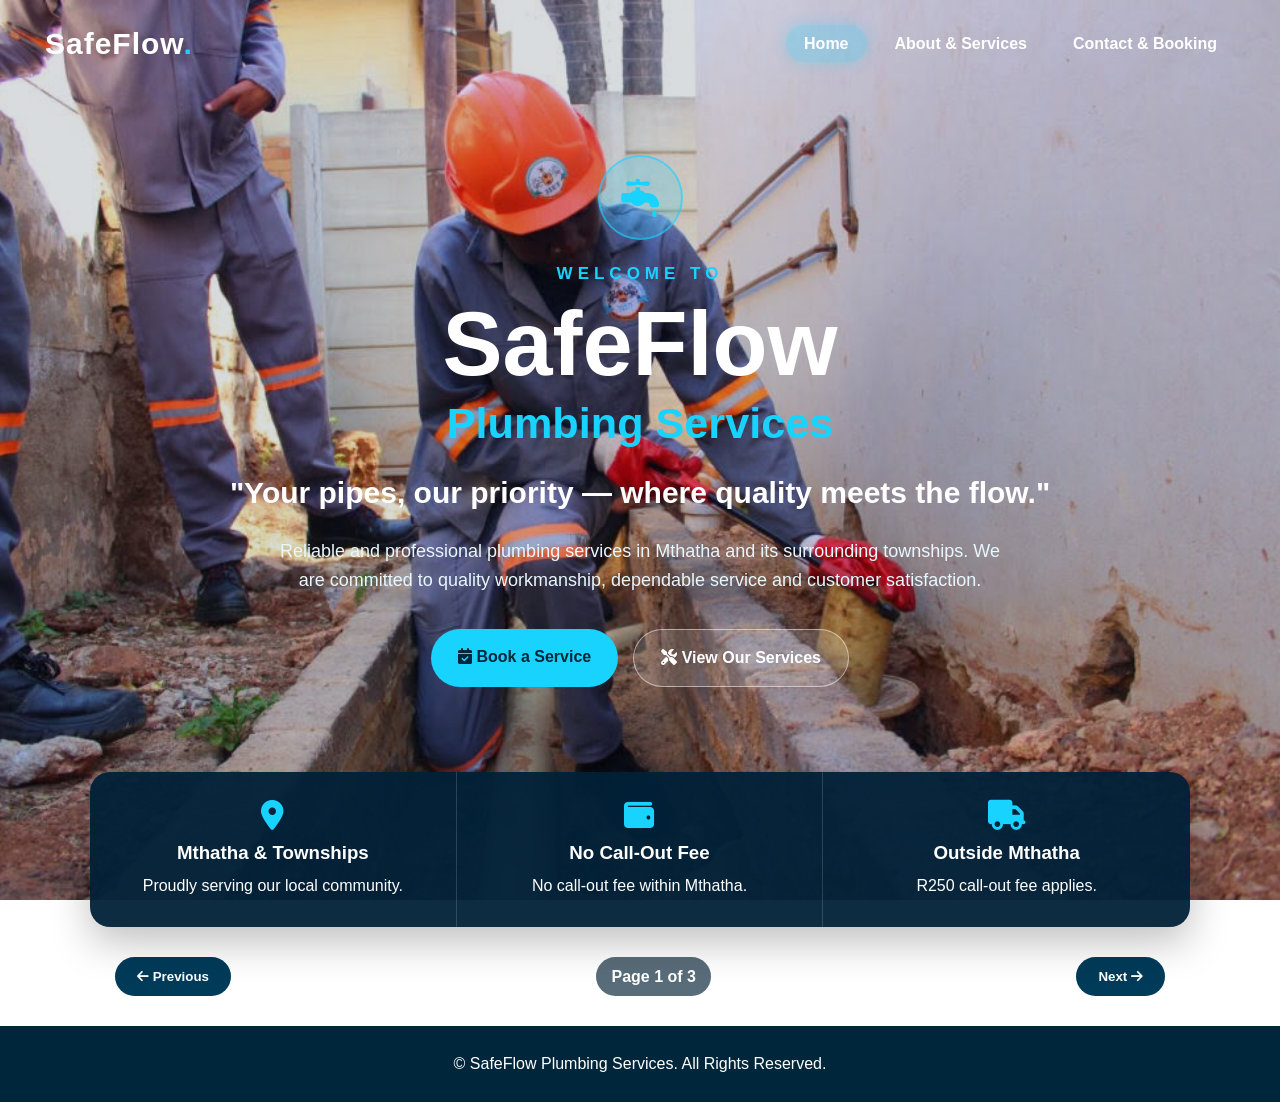
<file: index.html>
<!DOCTYPE html>
<html lang="en">

<head>
    <meta charset="UTF-8">
    <meta name="viewport" content="width=device-width, initial-scale=1.0">

    <title>SafeFlow Plumbing Services | Home</title>

    <link rel="stylesheet" href="style.css">

    <link rel="stylesheet"
          href="https://cdnjs.cloudflare.com/ajax/libs/font-awesome/6.5.2/css/all.min.css">
</head>

<body class="home-page">

    <!-- ================= NAVIGATION ================= -->

    <header>

        <nav class="navbar">

            <div class="logo">
                SafeFlow<span>.</span>
            </div>

            <button class="menu-toggle" onclick="toggleMenu()">
                <i class="fas fa-bars"></i>
            </button>

            <ul class="nav-links" id="navLinks">

                <li>
                    <a href="index.html" class="active">
                        Home
                    </a>
                </li>

                <li>
                    <a href="about.html">
                        About & Services
                    </a>
                </li>

                <li>
                    <a href="contact.html">
                        Contact & Booking
                    </a>
                </li>

            </ul>

        </nav>

    </header>


    <!-- ================= HERO ================= -->

    <main class="home-content">

        <section class="hero">

            <div class="hero-overlay">

                <div class="hero-text">

                    <div class="company-icon">
                        <i class="fas fa-faucet-drip"></i>
                    </div>

                    <p class="welcome">
                        WELCOME TO
                    </p>

                    <h1>
                        SafeFlow
                        <span>Plumbing Services</span>
                    </h1>

                    <p class="slogan">
                        "Your pipes, our priority — where quality meets the flow."
                    </p>

                    <p class="hero-description">
                        Reliable and professional plumbing services
                        in Mthatha and its surrounding townships.
                        We are committed to quality workmanship,
                        dependable service and customer satisfaction.
                    </p>


                    <div class="hero-buttons">

                        <a href="contact.html" class="main-button">
                            <i class="fas fa-calendar-check"></i>
                            Book a Service
                        </a>

                        <a href="about.html" class="secondary-button">
                            <i class="fas fa-tools"></i>
                            View Our Services
                        </a>

                    </div>

                </div>

            </div>

        </section>


        <!-- ================= QUICK INFORMATION ================= -->

        <section class="quick-info">

            <div class="info-box">

                <i class="fas fa-location-dot"></i>

                <h3>
                    Mthatha & Townships
                </h3>

                <p>
                    Proudly serving our local community.
                </p>

            </div>


            <div class="info-box">

                <i class="fas fa-wallet"></i>

                <h3>
                    No Call-Out Fee
                </h3>

                <p>
                    No call-out fee within Mthatha.
                </p>

            </div>


            <div class="info-box">

                <i class="fas fa-truck"></i>

                <h3>
                    Outside Mthatha
                </h3>

                <p>
                    R250 call-out fee applies.
                </p>

            </div>

        </section>

    </main>


    <!-- ================= NAVIGATION BUTTONS ================= -->

    <div class="page-navigation">

        <button class="previous-btn" onclick="previousPage()">
            <i class="fas fa-arrow-left"></i>
            Previous
        </button>

        <span>
            Page 1 of 3
        </span>

        <button class="next-btn" onclick="nextPage()">
            Next
            <i class="fas fa-arrow-right"></i>
        </button>

    </div>


    <!-- ================= FOOTER ================= -->

    <footer>

        <p>
            &copy; <span id="year"></span>
            SafeFlow Plumbing Services.
            All Rights Reserved.
        </p>

    </footer>


    <script src="script.js"></script>

</body>
</html>
</file>
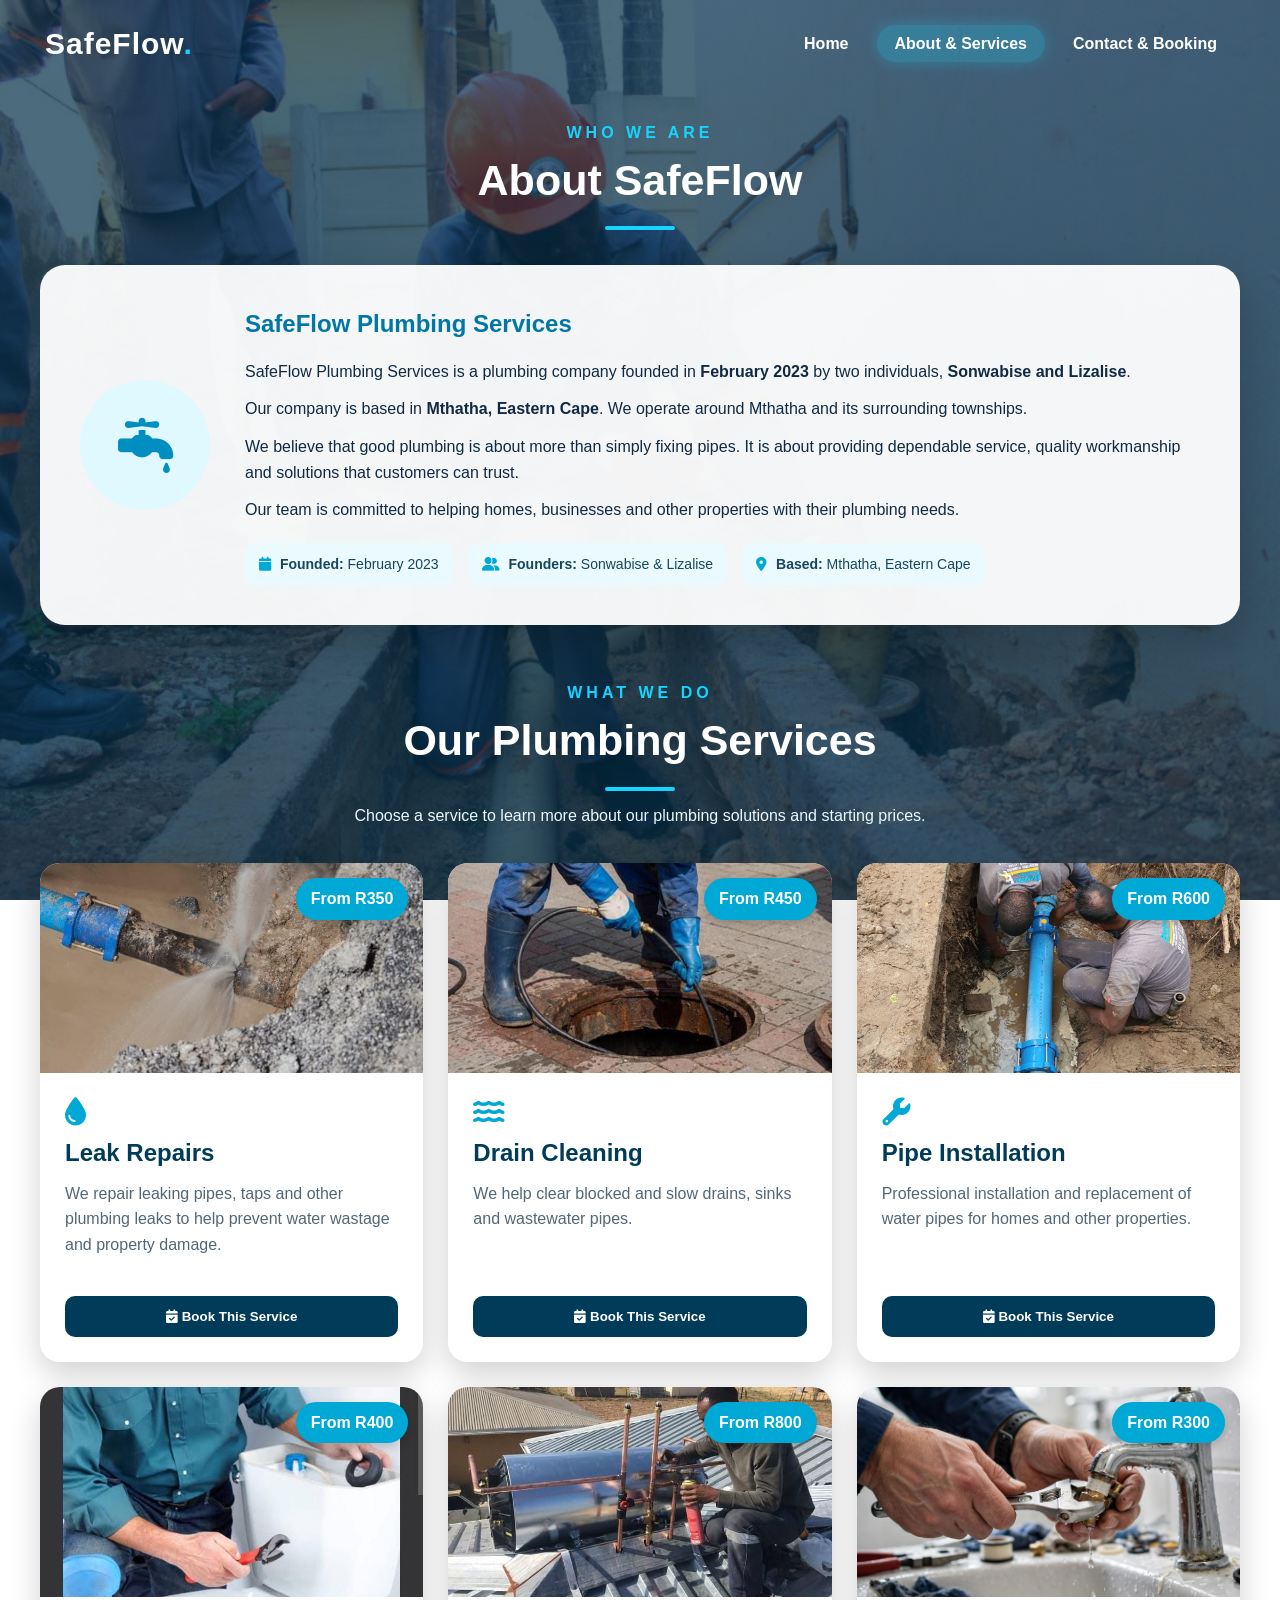
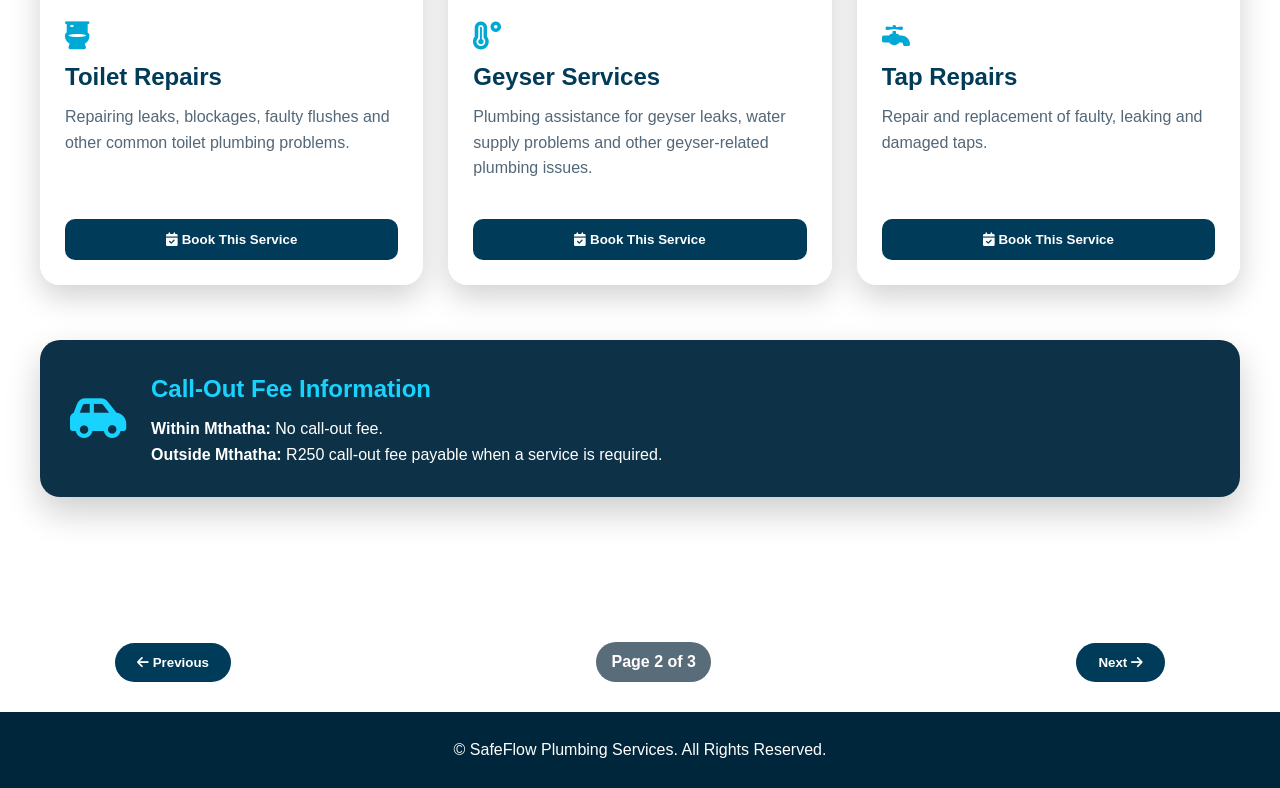
<file: about.html>
<!DOCTYPE html>
<html lang="en">

<head>

    <meta charset="UTF-8">
    <meta name="viewport" content="width=device-width, initial-scale=1.0">

    <title>SafeFlow Plumbing Services | About & Services</title>

    <link rel="stylesheet" href="style.css">

    <link rel="stylesheet"
          href="https://cdnjs.cloudflare.com/ajax/libs/font-awesome/6.5.2/css/all.min.css">

</head>


<body class="about-page">


    <!-- ================= NAVIGATION ================= -->

    <header>

        <nav class="navbar">

            <div class="logo">
                SafeFlow<span>.</span>
            </div>


            <button class="menu-toggle" onclick="toggleMenu()">
                <i class="fas fa-bars"></i>
            </button>


            <ul class="nav-links" id="navLinks">

                <li>
                    <a href="index.html">
                        Home
                    </a>
                </li>

                <li>
                    <a href="about.html" class="active">
                        About & Services
                    </a>
                </li>

                <li>
                    <a href="contact.html">
                        Contact & Booking
                    </a>
                </li>

            </ul>

        </nav>

    </header>


    <!-- ================= MAIN CONTENT ================= -->

    <main class="about-container">


        <!-- ================= ABOUT ================= -->

        <section class="about-company">

            <div class="section-heading">

                <p>
                    WHO WE ARE
                </p>

                <h1>
                    About SafeFlow
                </h1>

                <div class="heading-line"></div>

            </div>


            <div class="about-content">


                <div class="about-icon">

                    <i class="fas fa-faucet-drip"></i>

                </div>


                <div class="about-text">

                    <h2>
                        SafeFlow Plumbing Services
                    </h2>


                    <p>
                        SafeFlow Plumbing Services is a plumbing
                        company founded in
                        <strong>February 2023</strong>
                        by two individuals,
                        <strong>Sonwabise and Lizalise</strong>.
                    </p>


                    <p>
                        Our company is based in
                        <strong>Mthatha, Eastern Cape</strong>.
                        We operate around Mthatha and its
                        surrounding townships.
                    </p>


                    <p>
                        We believe that good plumbing is about more
                        than simply fixing pipes. It is about providing
                        dependable service, quality workmanship and
                        solutions that customers can trust.
                    </p>


                    <p>
                        Our team is committed to helping homes,
                        businesses and other properties with their
                        plumbing needs.
                    </p>


                    <div class="company-details">

                        <div>
                            <i class="fas fa-calendar"></i>
                            <strong>Founded:</strong>
                            February 2023
                        </div>

                        <div>
                            <i class="fas fa-user-group"></i>
                            <strong>Founders:</strong>
                            Sonwabise & Lizalise
                        </div>

                        <div>
                            <i class="fas fa-location-dot"></i>
                            <strong>Based:</strong>
                            Mthatha, Eastern Cape
                        </div>

                    </div>

                </div>

            </div>

        </section>



        <!-- ================= SERVICES ================= -->

        <section class="services-section">

            <div class="section-heading">

                <p>
                    WHAT WE DO
                </p>

                <h1>
                    Our Plumbing Services
                </h1>

                <div class="heading-line"></div>

                <p class="section-description">
                    Choose a service to learn more about our
                    plumbing solutions and starting prices.
                </p>

            </div>


            <div class="services-grid">


                <!-- LEAK REPAIR -->

                <div class="service-card">

                    <div class="service-image">

                        <img
                            src="WhatsApp Image 2026-09-15 at 11.51.19.jpeg"
                            alt="Leak repair">

                        <div class="price">
                            From R350
                        </div>

                    </div>


                    <div class="service-content">

                        <i class="fas fa-droplet service-icon"></i>

                        <h2>
                            Leak Repairs
                        </h2>

                        <p>
                            We repair leaking pipes, taps and
                            other plumbing leaks to help prevent
                            water wastage and property damage.
                        </p>

                        <button onclick="bookService('Leak Repair')">

                            <i class="fas fa-calendar-check"></i>

                            Book This Service

                        </button>

                    </div>

                </div>



                <!-- DRAIN CLEANING -->

                <div class="service-card">

                    <div class="service-image">

                        <img
                            src="WhatsApp Image 2026-09-15 at 11.55.12.jpeg"
                            alt="Drain cleaning">

                        <div class="price">
                            From R450
                        </div>

                    </div>


                    <div class="service-content">

                        <i class="fas fa-water service-icon"></i>

                        <h2>
                            Drain Cleaning
                        </h2>

                        <p>
                            We help clear blocked and slow
                            drains, sinks and wastewater pipes.
                        </p>

                        <button onclick="bookService('Drain Cleaning')">

                            <i class="fas fa-calendar-check"></i>

                            Book This Service

                        </button>

                    </div>

                </div>



                <!-- PIPE INSTALLATION -->

                <div class="service-card">

                    <div class="service-image">

                        <img
                            src="WhatsApp Image 2026-09-15 at 11.23.55.jpeg"
                            alt="Pipe installation">

                        <div class="price">
                            From R600
                        </div>

                    </div>


                    <div class="service-content">

                        <i class="fas fa-wrench service-icon"></i>

                        <h2>
                            Pipe Installation
                        </h2>

                        <p>
                            Professional installation and
                            replacement of water pipes for
                            homes and other properties.
                        </p>

                        <button onclick="bookService('Pipe Installation')">

                            <i class="fas fa-calendar-check"></i>

                            Book This Service

                        </button>

                    </div>

                </div>



                <!-- TOILET REPAIR -->

                <div class="service-card">

                    <div class="service-image">

                        <img
                            src="WhatsApp Image 2026-09-15 at 12.06.23.jpeg"
                            alt="Toilet repair">

                        <div class="price">
                            From R400
                        </div>

                    </div>


                    <div class="service-content">

                        <i class="fas fa-toilet service-icon"></i>

                        <h2>
                            Toilet Repairs
                        </h2>

                        <p>
                            Repairing leaks, blockages, faulty
                            flushes and other common toilet
                            plumbing problems.
                        </p>

                        <button onclick="bookService('Toilet Repair')">

                            <i class="fas fa-calendar-check"></i>

                            Book This Service

                        </button>

                    </div>

                </div>



                <!-- GEYSER -->

                <div class="service-card">

                    <div class="service-image">

                        <img
                            src="WhatsApp Image 2026-09-15 at 13.38.35.jpeg"
                            alt="Geyser service">

                        <div class="price">
                            From R800
                        </div>

                    </div>


                    <div class="service-content">

                        <i class="fas fa-temperature-high service-icon"></i>

                        <h2>
                            Geyser Services
                        </h2>

                        <p>
                            Plumbing assistance for geyser
                            leaks, water supply problems and
                            other geyser-related plumbing issues.
                        </p>

                        <button onclick="bookService('Geyser Service')">

                            <i class="fas fa-calendar-check"></i>

                            Book This Service

                        </button>

                    </div>

                </div>



                <!-- TAP REPAIR -->

                <div class="service-card">

                    <div class="service-image">

                        <img
                            src="WhatsApp Image 2026-09-15 at 12.09.39.jpeg"
                            alt="Tap repair">

                        <div class="price">
                            From R300
                        </div>

                    </div>


                    <div class="service-content">

                        <i class="fas fa-faucet service-icon"></i>

                        <h2>
                            Tap Repairs
                        </h2>

                        <p>
                            Repair and replacement of faulty,
                            leaking and damaged taps.
                        </p>

                        <button onclick="bookService('Tap Repair')">

                            <i class="fas fa-calendar-check"></i>

                            Book This Service

                        </button>

                    </div>

                </div>


            </div>

        </section>



        <!-- ================= CALLOUT ================= -->

        <section class="callout-section">

            <div class="callout-card">

                <i class="fas fa-car-side"></i>


                <div>

                    <h2>
                        Call-Out Fee Information
                    </h2>

                    <p>
                        <strong>Within Mthatha:</strong>
                        No call-out fee.
                    </p>

                    <p>
                        <strong>Outside Mthatha:</strong>
                        R250 call-out fee payable when a
                        service is required.
                    </p>

                </div>

            </div>

        </section>


    </main>


    <!-- ================= PAGE NAVIGATION ================= -->

    <div class="page-navigation">

        <button
            class="previous-btn"
            onclick="previousPage()">

            <i class="fas fa-arrow-left"></i>

            Previous

        </button>


        <span>
            Page 2 of 3
        </span>


        <button
            class="next-btn"
            onclick="nextPage()">

            Next

            <i class="fas fa-arrow-right"></i>

        </button>

    </div>


    <!-- ================= FOOTER ================= -->

    <footer>

        <p>

            &copy; <span id="year"></span>

            SafeFlow Plumbing Services.
            All Rights Reserved.

        </p>

    </footer>


    <script src="script.js"></script>

</body>

</html>
</file>
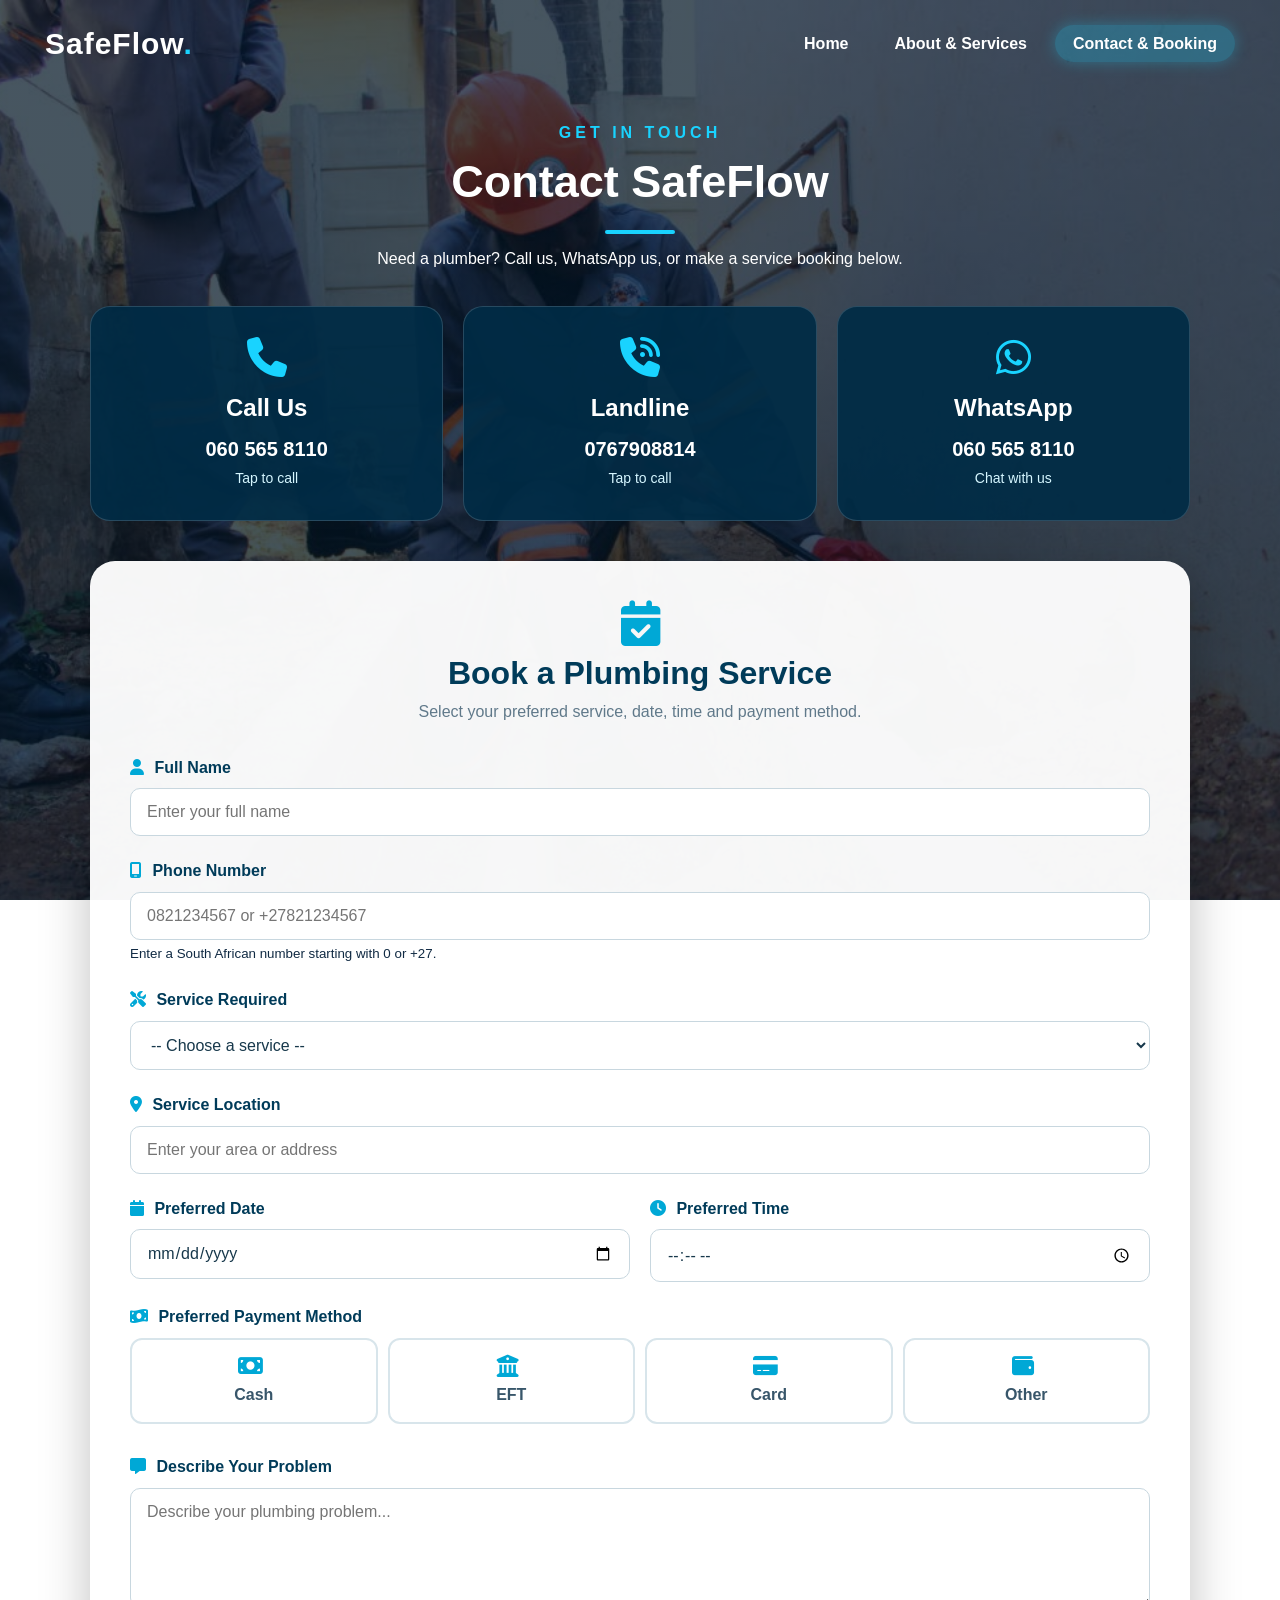
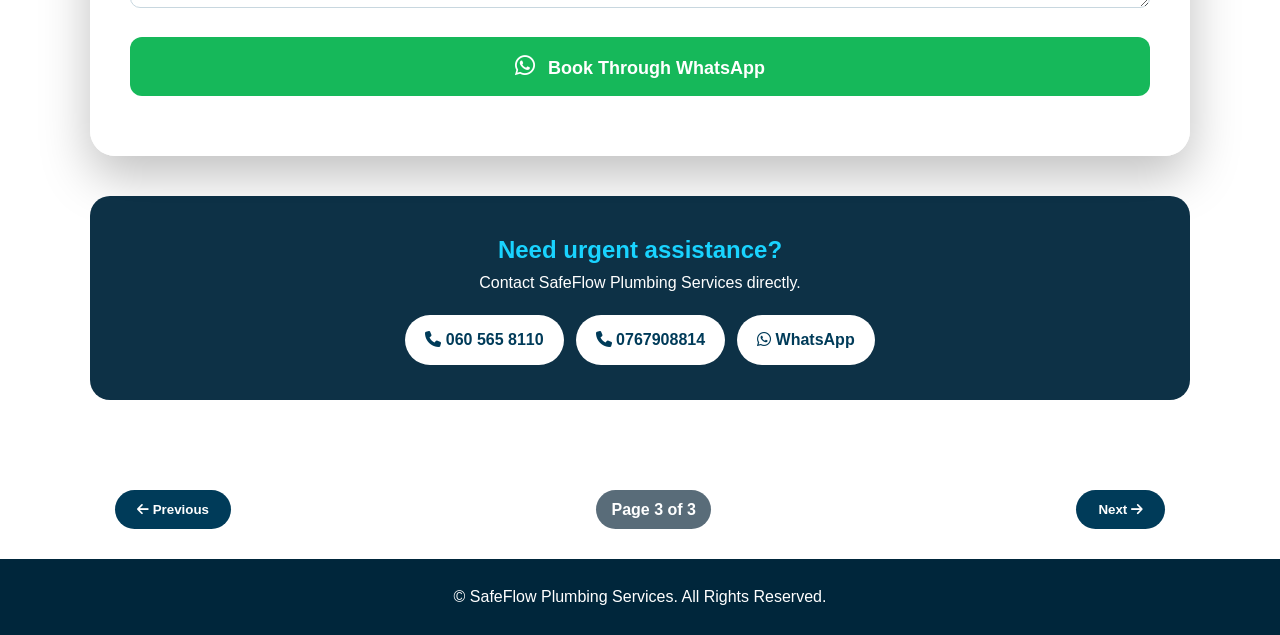
<file: contact.html>
<!DOCTYPE html>
<html lang="en">

<head>

    <meta charset="UTF-8">

    <meta
        name="viewport"
        content="width=device-width, initial-scale=1.0">

    <title>
        SafeFlow Plumbing Services | Contact & Booking
    </title>


    <link rel="stylesheet" href="style.css">


    <link
        rel="stylesheet"
        href="https://cdnjs.cloudflare.com/ajax/libs/font-awesome/6.5.2/css/all.min.css">

</head>


<body class="contact-page">


    <!-- ================= NAVIGATION ================= -->

    <header>

        <nav class="navbar">

            <div class="logo">
                SafeFlow<span>.</span>
            </div>


            <button
                class="menu-toggle"
                onclick="toggleMenu()">

                <i class="fas fa-bars"></i>

            </button>


            <ul
                class="nav-links"
                id="navLinks">

                <li>
                    <a href="index.html">
                        Home
                    </a>
                </li>

                <li>
                    <a href="about.html">
                        About & Services
                    </a>
                </li>

                <li>
                    <a
                        href="contact.html"
                        class="active">

                        Contact & Booking

                    </a>
                </li>

            </ul>

        </nav>

    </header>



    <!-- ================= MAIN ================= -->

    <main class="contact-container">


        <!-- ================= INTRO ================= -->

        <section class="contact-intro">

            <p>
                GET IN TOUCH
            </p>

            <h1>
                Contact SafeFlow
            </h1>

            <div class="heading-line"></div>

            <p>
                Need a plumber? Call us, WhatsApp us,
                or make a service booking below.
            </p>

        </section>



        <!-- ================= CONTACT OPTIONS ================= -->

        <section class="contact-options">


            <!-- PHONE -->

            <a
                href="tel:0605658110"
                class="contact-card">

                <i class="fas fa-phone"></i>

                <h2>
                    Call Us
                </h2>

                <p>
                    060 565 8110
                </p>

                <span>
                    Tap to call
                </span>

            </a>



            <!-- LANDLINE -->

            <a
                href="tel:0767908814"
                class="contact-card">

                <i class="fas fa-phone-volume"></i>

                <h2>
                    Landline
                </h2>
                <p>
                    0767908814
                </p>

                <span>
                    Tap to call
                </span>

            </a>



            <!-- WHATSAPP -->

            <a
                href="https://wa.me/27605658110"
                target="_blank"
                class="contact-card whatsapp-card">

                <i class="fab fa-whatsapp"></i>

                <h2>
                    WhatsApp
                </h2>

                <p>
                    060 565 8110
                </p>

                <span>
                    Chat with us
                </span>

            </a>


        </section>



        <!-- ================= BOOKING ================= -->

        <section class="booking-section">


            <div class="booking-header">

                <i class="fas fa-calendar-check"></i>

                <h2>
                    Book a Plumbing Service
                </h2>

                <p>
                    Select your preferred service, date,
                    time and payment method.
                </p>

            </div>



            <form id="bookingForm">


                <!-- NAME -->

                <div class="form-group">

                    <label for="customerName">

                        <i class="fas fa-user"></i>

                        Full Name

                    </label>


                    <input
                        type="text"
                        id="customerName"
                        placeholder="Enter your full name"
                        required>

                </div>


<!-- ================= PHONE ================= -->

<div class="form-group">

    <label for="phone">
        <i class="fas fa-mobile-screen"></i>
        Phone Number
    </label>

    <input
        type="tel"
        id="phone"
        name="phone"
        placeholder="0821234567 or +27821234567"
        pattern="^(0[6-8][0-9]{8}|\+27[6-8][0-9]{8})$"
        title="Enter a valid South African mobile number, e.g. 0821234567 or +27821234567"
        maxlength="12"
        required>

    <small>
        Enter a South African number starting with 0 or +27.
    </small>

</div>


                <!-- SERVICE -->

                <div class="form-group">

                    <label for="service">

                        <i class="fas fa-tools"></i>

                        Service Required

                    </label>


                    <select
                        id="service"
                        required>

                        <option value="">
                            -- Choose a service --
                        </option>

                        <option value="Leak Repair">
                            Leak Repair
                        </option>

                        <option value="Drain Cleaning">
                            Drain Cleaning
                        </option>

                        <option value="Pipe Installation">
                            Pipe Installation
                        </option>

                        <option value="Toilet Repair">
                            Toilet Repair
                        </option>

                        <option value="Geyser Service">
                            Geyser Service
                        </option>

                        <option value="Tap Repair">
                            Tap Repair
                        </option>

                        <option value="Other Plumbing Service">
                            Other Plumbing Service
                        </option>

                    </select>

                </div>



                <!-- LOCATION -->

                <div class="form-group">

                    <label for="location">

                        <i class="fas fa-location-dot"></i>

                        Service Location

                    </label>


                    <input
                        type="text"
                        id="location"
                        placeholder="Enter your area or address"
                        required>

                </div>



                <!-- DATE + TIME -->

                <div class="form-row">


                    <div class="form-group">

                        <label for="bookingDate">

                            <i class="fas fa-calendar"></i>

                            Preferred Date

                        </label>


                        <input
                            type="date"
                            id="bookingDate"
                            required>

                    </div>



                    <div class="form-group">

                        <label for="bookingTime">

                            <i class="fas fa-clock"></i>

                            Preferred Time

                        </label>


                        <input
                            type="time"
                            id="bookingTime"
                            required>

                    </div>


                </div>



                <!-- PAYMENT -->

                <div class="form-group">

                    <label>

                        <i class="fas fa-money-bill-wave"></i>

                        Preferred Payment Method

                    </label>


                    <div class="payment-options">


                        <label class="payment-option">

                            <input
                                type="radio"
                                name="payment"
                                value="Cash"
                                required>

                            <span>

                                <i class="fas fa-money-bill"></i>

                                Cash

                            </span>

                        </label>



                        <label class="payment-option">

                            <input
                                type="radio"
                                name="payment"
                                value="EFT">

                            <span>

                                <i class="fas fa-building-columns"></i>

                                EFT

                            </span>

                        </label>



                        <label class="payment-option">

                            <input
                                type="radio"
                                name="payment"
                                value="Card">

                            <span>

                                <i class="fas fa-credit-card"></i>

                                Card

                            </span>

                        </label>



                        <label class="payment-option">

                            <input
                                type="radio"
                                name="payment"
                                value="Other">

                            <span>

                                <i class="fas fa-wallet"></i>

                                Other

                            </span>

                        </label>


                    </div>

                </div>



                <!-- MESSAGE -->

                <div class="form-group">

                    <label for="message">

                        <i class="fas fa-message"></i>

                        Describe Your Problem

                    </label>


                    <textarea
                        id="message"
                        rows="5"
                        placeholder="Describe your plumbing problem..."></textarea>

                </div>



                <!-- SUBMIT -->

                <button
                    type="submit"
                    class="whatsapp-book-button">

                    <i class="fab fa-whatsapp"></i>

                    Book Through WhatsApp

                </button>


            </form>


            <div id="bookingMessage"></div>


        </section>



        <!-- ================= URGENT CONTACT ================= -->

        <section class="contact-summary">

            <h2>
                Need urgent assistance?
            </h2>

            <p>
                Contact SafeFlow Plumbing Services directly.
            </p>


            <div class="urgent-buttons">


                <a href="tel:0605658110">

                    <i class="fas fa-phone"></i>

                    060 565 8110

                </a>


                <a href="tel:0767908814">

                    <i class="fas fa-phone"></i>

                    0767908814

                </a>


                <a
                    href="https://wa.me/27605658110"
                    target="_blank">

                    <i class="fab fa-whatsapp"></i>

                    WhatsApp

                </a>


            </div>

        </section>


    </main>



    <!-- ================= PAGE NAVIGATION ================= -->

    <div class="page-navigation">

        <button
            class="previous-btn"
            onclick="previousPage()">

            <i class="fas fa-arrow-left"></i>

            Previous

        </button>


        <span>
            Page 3 of 3
        </span>


        <button
            class="next-btn"
            onclick="nextPage()">

            Next

            <i class="fas fa-arrow-right"></i>

        </button>

    </div>



    <!-- ================= FOOTER ================= -->

    <footer>

        <p>

            &copy; <span id="year"></span>

            SafeFlow Plumbing Services.
            All Rights Reserved.

        </p>

    </footer>


    <script src="script.js"></script>

</body>

</html>
</file>
<file: style.css>
/* =========================================================
   SAFEflow PLUMBING SERVICES
   COMPLETE WEBSITE CSS
========================================================= */

/* =========================================================
   RESET
========================================================= */

* {
    margin: 0;
    padding: 0;
    box-sizing: border-box;
}


html {
    min-height: 100%;
    scroll-behavior: smooth;
}


body {
    min-height: 100vh;

    font-family:
        Arial,
        Helvetica,
        sans-serif;

    line-height: 1.6;

    color: #102a43;

    background-size: cover;
    background-position: center center;
    background-repeat: no-repeat;
    background-attachment: fixed;
}


a {
    text-decoration: none;
}


button,
input,
select,
textarea {
    font-family: inherit;
}


/* =========================================================
   BACKGROUNDS FOR EVERY PAGE
========================================================= */


/* HOME */

.home-page {

    background-image:
        linear-gradient(
            rgba(0, 20, 35, 0.15),
            rgba(0, 20, 35, 0.15)
        ),
        url("image/WhatsApp Image 2026-09-15 at 11.23.54 (1).jpeg");

    background-size: cover;
    background-position: center;
    background-repeat: no-repeat;
    background-attachment: fixed;

    min-height: 100vh;
}


/* ABOUT */

.about-page {

    background-image:
        linear-gradient(
            rgba(0, 45, 70, 0.70),
            rgba(0, 45, 70, 0.70)
        ),
        url("image/WhatsApp Image 2026-09-15 at 11.23.54 (1).jpeg");

    background-size: cover;
    background-position: center;
    background-repeat: no-repeat;
    background-attachment: fixed;

    min-height: 100vh;
}


/* CONTACT */

.contact-page {

    background-image:
        linear-gradient(
            rgba(0, 20, 35, 0.72),
            rgba(0, 20, 35, 0.72)
        ),
        url("image/WhatsApp Image 2026-09-15 at 11.23.54 (1).jpeg");
    background-size: cover;
    background-position: center;
    background-repeat: no-repeat;
    background-attachment: fixed;

    min-height: 100vh;
}


/* =========================================================
   NAVIGATION
========================================================= */

header {

    position: absolute;

    top: 0;
    left: 0;

    width: 100%;

    z-index: 1000;
}


.navbar {

    width: 100%;
    max-width: 1250px;

    margin: auto;

    padding: 20px 30px;

    display: flex;

    justify-content: space-between;
    align-items: center;
}


.logo {

    color: white;

    font-size: 30px;

    font-weight: 800;

    letter-spacing: 1px;
}


.logo span {
    color: #19d3ff;
}


.nav-links {

    display: flex;

    list-style: none;

    gap: 10px;
}


.nav-links a {

    color: white;

    padding: 10px 18px;

    border-radius: 30px;

    font-weight: 600;

    transition: 0.3s;
}


.nav-links a:hover,
.nav-links a.active {

    background:
        rgba(25, 211, 255, 0.25);

    box-shadow:
        0 0 15px
        rgba(25, 211, 255, 0.30);
}


.menu-toggle {

    display: none;

    border: none;

    background: transparent;

    color: white;

    font-size: 26px;

    cursor: pointer;
}


/* =========================================================
   HOME PAGE
========================================================= */

.home-content {
    position: relative;
    z-index: 1;
}


.hero {

    min-height: 88vh;

    display: flex;

    align-items: center;
    justify-content: center;
}


.hero-overlay {

    width: 100%;

    min-height: 88vh;

    padding:
        130px 25px 80px;

    display: flex;

    align-items: center;
    justify-content: center;
}


.hero-text {

    max-width: 900px;

    text-align: center;

    color: white;
}


.company-icon {

    width: 85px;
    height: 85px;

    margin: 0 auto 20px;

    border-radius: 50%;

    display: flex;

    align-items: center;
    justify-content: center;

    background:
        rgba(25, 211, 255, 0.20);

    border:
        2px solid
        rgba(25, 211, 255, 0.60);

    color: #19d3ff;

    font-size: 38px;
}


.welcome {

    color: #19d3ff;

    font-size: 17px;

    font-weight: bold;

    letter-spacing: 5px;

    margin-bottom: 15px;
}


.hero-text h1 {

    font-size:
        clamp(48px, 8vw, 90px);

    line-height: 0.95;

    margin-bottom: 25px;
}


.hero-text h1 span {

    display: block;

    margin-top: 15px;

    color: #19d3ff;

    font-size: 0.48em;
}


.slogan {

    font-size:
        clamp(20px, 3vw, 30px);

    font-weight: bold;

    margin-bottom: 20px;
}


.hero-description {

    max-width: 750px;

    margin: auto;

    color: #e8f7ff;

    font-size: 18px;
}


.hero-buttons {

    margin-top: 35px;

    display: flex;

    justify-content: center;

    gap: 15px;

    flex-wrap: wrap;
}


.main-button,
.secondary-button {

    padding: 15px 27px;

    border-radius: 35px;

    font-weight: bold;

    transition: 0.3s;
}


.main-button {

    background: #19d3ff;

    color: #00263b;
}


.secondary-button {

    background:
        rgba(255,255,255,0.14);

    color: white;

    border:
        1px solid
        rgba(255,255,255,0.5);
}


.main-button:hover,
.secondary-button:hover {

    transform:
        translateY(-4px);

    box-shadow:
        0 10px 25px
        rgba(0,0,0,0.25);
}


/* =========================================================
   QUICK INFORMATION
========================================================= */

.quick-info {

    position: relative;

    z-index: 5;

    max-width: 1100px;

    margin:
        -20px auto 30px;

    display: grid;

    grid-template-columns:
        repeat(3, 1fr);

    background:
        rgba(0, 32, 55, 0.95);

    color: white;

    border-radius: 20px;

    overflow: hidden;

    box-shadow:
        0 15px 40px
        rgba(0,0,0,0.25);
}


.info-box {

    padding: 28px;

    text-align: center;
}


.info-box:not(:last-child) {

    border-right:
        1px solid
        rgba(255,255,255,0.15);
}


.info-box i {

    font-size: 30px;

    color: #19d3ff;

    margin-bottom: 8px;
}


.info-box h3 {
    margin-bottom: 5px;
}


/* =========================================================
   ABOUT PAGE
========================================================= */

.about-container {

    position: relative;
    z-index: 1;

    max-width: 1250px;

    margin: auto;

    padding:
        120px 25px 60px;
}


.about-company,
.services-section,
.callout-section {

    margin-bottom: 55px;
}


/* SECTION HEADINGS */

.section-heading {

    text-align: center;

    color: white;

    margin-bottom: 35px;
}


.section-heading > p:first-child {

    color: #19d3ff;

    font-weight: bold;

    letter-spacing: 4px;
}


.section-heading h1 {

    font-size: 43px;
}


.heading-line {

    width: 70px;

    height: 4px;

    background: #19d3ff;

    margin: 12px auto;

    border-radius: 5px;
}


.section-description {

    max-width: 650px;

    margin:
        10px auto;

    color: #eaf8ff;
}


/* ABOUT CARD */

.about-content {

    background:
        rgba(255,255,255,0.95);

    border-radius: 25px;

    padding: 40px;

    display: flex;

    align-items: center;

    gap: 35px;

    box-shadow:
        0 15px 40px
        rgba(0,0,0,0.20);
}


.about-icon {

    min-width: 130px;

    width: 130px;
    height: 130px;

    border-radius: 50%;

    display: flex;

    align-items: center;
    justify-content: center;

    background: #e0f8ff;

    color: #008fc0;

    font-size: 55px;
}


.about-text h2 {

    color: #0077a5;

    margin-bottom: 15px;
}


.about-text p {

    margin-bottom: 12px;
}


.company-details {

    margin-top: 20px;

    display: flex;

    gap: 15px;

    flex-wrap: wrap;
}


.company-details div {

    background: #eafaff;

    color: #17465e;

    padding: 10px 14px;

    border-radius: 10px;

    font-size: 14px;
}


.company-details i {

    color: #00a8d6;

    margin-right: 5px;
}


/* =========================================================
   SERVICES
========================================================= */

.services-grid {

    display: grid;

    grid-template-columns:
        repeat(3, 1fr);

    gap: 25px;
}


.service-card {

    background:
        rgba(255,255,255,0.97);

    border-radius: 20px;

    overflow: hidden;

    box-shadow:
        0 12px 30px
        rgba(0,0,0,0.18);

    transition: 0.3s;
}


.service-card:hover {

    transform:
        translateY(-8px);

    box-shadow:
        0 20px 40px
        rgba(0,0,0,0.28);
}


.service-image {

    height: 210px;

    position: relative;

    overflow: hidden;
}


.service-image img {

    width: 100%;
    height: 100%;

    object-fit: cover;

    display: block;

    transition: 0.4s;
}


.service-card:hover
.service-image img {

    transform:
        scale(1.08);
}


.price {

    position: absolute;

    right: 15px;
    top: 15px;

    background: #00a8d6;

    color: white;

    padding: 8px 15px;

    border-radius: 25px;

    font-weight: bold;

    box-shadow:
        0 4px 10px
        rgba(0,0,0,0.20);
}


.service-content {

    padding: 25px;
}


.service-icon {

    color: #00a8d6;

    font-size: 28px;

    margin-bottom: 8px;
}


.service-content h2 {

    color: #003b59;

    margin-bottom: 8px;
}


.service-content p {

    min-height: 100px;

    color: #526777;

    margin-bottom: 15px;
}


.service-content button {

    width: 100%;

    border: none;

    background: #003b59;

    color: white;

    padding: 13px;

    border-radius: 10px;

    cursor: pointer;

    font-weight: bold;

    transition: 0.3s;
}


.service-content button:hover {

    background: #00a8d6;

    transform:
        translateY(-2px);
}


/* =========================================================
   CALLOUT
========================================================= */

.callout-card {

    background:
        rgba(0,39,63,0.95);

    color: white;

    padding: 30px;

    border-radius: 20px;

    display: flex;

    align-items: center;

    gap: 25px;

    box-shadow:
        0 15px 35px
        rgba(0,0,0,0.20);
}


.callout-card > i {

    font-size: 45px;

    color: #19d3ff;
}


.callout-card h2 {

    color: #19d3ff;

    margin-bottom: 8px;
}


/* =========================================================
   CONTACT PAGE
========================================================= */

.contact-container {

    position: relative;
    z-index: 1;

    max-width: 1150px;

    margin: auto;

    padding:
        120px 25px 60px;
}


.contact-intro {

    text-align: center;

    color: white;

    margin-bottom: 35px;
}


.contact-intro > p:first-child {

    color: #19d3ff;

    font-weight: bold;

    letter-spacing: 4px;
}


.contact-intro h1 {

    font-size: 45px;
}


/* CONTACT CARDS */

.contact-options {

    display: grid;

    grid-template-columns:
        repeat(3, 1fr);

    gap: 20px;

    margin-bottom: 40px;
}


.contact-card {

    color: white;

    background:
        rgba(0,44,70,0.92);

    border:
        1px solid
        rgba(255,255,255,0.15);

    border-radius: 20px;

    padding: 30px;

    text-align: center;

    transition: 0.3s;
}


.contact-card:hover {

    transform:
        translateY(-7px);

    background:
        rgba(0,135,175,0.95);

    box-shadow:
        0 15px 35px
        rgba(0,0,0,0.25);
}


.contact-card i {

    font-size: 40px;

    color: #19d3ff;

    margin-bottom: 12px;
}


.contact-card h2 {

    margin-bottom: 5px;
}


.contact-card p {

    font-size: 20px;

    font-weight: bold;
}


.contact-card span {

    font-size: 14px;

    color: #d5f6ff;
}


/* =========================================================
   BOOKING FORM
========================================================= */

.booking-section {

    background:
        rgba(255,255,255,0.96);

    border-radius: 25px;

    padding: 40px;

    box-shadow:
        0 20px 50px
        rgba(0,0,0,0.25);
}


.booking-header {

    text-align: center;

    margin-bottom: 30px;
}


.booking-header i {

    font-size: 45px;

    color: #00a8d6;
}


.booking-header h2 {

    color: #003b59;

    font-size: 32px;
}


.booking-header p {

    color: #60798a;
}


/* FORM */

.form-group {

    margin-bottom: 22px;
}


.form-group label {

    display: block;

    margin-bottom: 8px;

    color: #003b59;

    font-weight: bold;
}


.form-group label i {

    color: #00a8d6;

    margin-right: 6px;
}


.form-group input,
.form-group select,
.form-group textarea {

    width: 100%;

    padding: 14px 16px;

    border:
        1px solid #c8d7df;

    border-radius: 10px;

    outline: none;

    background: white;

    color: #17384b;

    font-size: 16px;

    transition: 0.2s;
}


.form-group input:focus,
.form-group select:focus,
.form-group textarea:focus {

    border-color: #00a8d6;

    box-shadow:
        0 0 0 3px
        rgba(0,168,214,0.12);
}


.form-row {

    display: grid;

    grid-template-columns:
        1fr 1fr;

    gap: 20px;
}


/* =========================================================
   PAYMENT
========================================================= */

.payment-options {

    display: grid;

    grid-template-columns:
        repeat(4, 1fr);

    gap: 10px;
}


.payment-option {

    position: relative;

    cursor: pointer;
}


.payment-option input {

    position: absolute;

    opacity: 0;
}


.payment-option span {

    display: block;

    padding: 15px;

    text-align: center;

    border:
        2px solid #d8e5eb;

    border-radius: 12px;

    color: #38566a;

    transition: 0.3s;
}


.payment-option input:checked + span {

    border-color: #00a8d6;

    background: #e5faff;

    color: #00789e;
}


.payment-option i {

    display: block;

    font-size: 22px;

    margin-bottom: 5px;
}


/* =========================================================
   WHATSAPP BOOKING BUTTON
========================================================= */

.whatsapp-book-button {

    width: 100%;

    border: none;

    background: #16b85a;

    color: white;

    padding: 17px;

    border-radius: 12px;

    font-size: 18px;

    font-weight: bold;

    cursor: pointer;

    transition: 0.3s;
}


.whatsapp-book-button:hover {

    background: #0c9746;

    transform:
        translateY(-2px);

    box-shadow:
        0 8px 20px
        rgba(22,184,90,0.25);
}


.whatsapp-book-button i {

    font-size: 23px;

    margin-right: 8px;
}


/* =========================================================
   BOOKING MESSAGE
========================================================= */

#bookingMessage {

    margin-top: 20px;

    text-align: center;

    font-weight: bold;
}


/* =========================================================
   URGENT CONTACT
========================================================= */

.contact-summary {

    margin-top: 40px;

    padding: 35px;

    text-align: center;

    background:
        rgba(0,38,61,0.95);

    color: white;

    border-radius: 20px;
}


.contact-summary h2 {

    color: #19d3ff;
}


.urgent-buttons {

    display: flex;

    justify-content: center;

    gap: 12px;

    flex-wrap: wrap;

    margin-top: 20px;
}


.urgent-buttons a {

    background: white;

    color: #003b59;

    padding: 12px 20px;

    border-radius: 25px;

    font-weight: bold;

    transition: 0.3s;
}


.urgent-buttons a:hover {

    background: #19d3ff;

    transform:
        translateY(-3px);
}


/* =========================================================
   PAGE NAVIGATION
========================================================= */

.page-navigation {

    max-width: 1100px;

    margin:
        30px auto;

    padding:
        0 25px;

    display: flex;

    justify-content: space-between;

    align-items: center;

    gap: 15px;
}


.page-navigation button {

    border: none;

    cursor: pointer;

    padding: 12px 22px;

    border-radius: 25px;

    background: #003b59;

    color: white;

    font-weight: bold;

    transition: 0.3s;
}


.page-navigation button:hover {

    background: #00a8d6;

    transform:
        translateY(-2px);
}


.page-navigation span {

    font-weight: bold;

    color: white;

    background:
        rgba(0,30,50,0.65);

    padding: 7px 15px;

    border-radius: 20px;
}


/* =========================================================
   FOOTER
========================================================= */

footer {

    text-align: center;

    padding: 25px;

    background:
        #00263b;

    color: white;
}


footer span {

    color: #19d3ff;
}


/* =========================================================
   TABLET
========================================================= */

@media (max-width: 1000px) {

    .services-grid {

        grid-template-columns:
            repeat(2, 1fr);
    }


    .payment-options {

        grid-template-columns:
            repeat(2, 1fr);
    }

}


/* =========================================================
   MOBILE
========================================================= */

@media (max-width: 700px) {

    body {

        background-attachment:
            scroll;
    }


    .home-page,
    .about-page,
    .contact-page {

        background-attachment:
            scroll;

        background-position:
            center center;
    }


    /* NAVIGATION */

    .navbar {

        padding:
            18px 20px;
    }


    .menu-toggle {

        display: block;
    }


    .nav-links {

        display: none;

        position: absolute;

        top: 75px;

        left: 15px;
        right: 15px;

        background:
            rgba(0,35,55,0.98);

        padding: 15px;

        border-radius: 15px;

        flex-direction: column;

        gap: 5px;
    }


    .nav-links.show {

        display: flex;
    }


    .nav-links a {

        display: block;

        text-align: center;
    }


    /* HOME */

    .hero,
    .hero-overlay {

        min-height: 85vh;
    }


    .hero-text h1 {

        font-size:
            clamp(45px, 14vw, 65px);
    }


    .hero-description {

        font-size: 16px;
    }


    .slogan {

        font-size: 20px;
    }


    /* QUICK INFO */

    .quick-info {

        grid-template-columns:
            1fr;

        margin:
            20px;
    }


    .info-box:not(:last-child) {

        border-right: none;

        border-bottom:
            1px solid
            rgba(255,255,255,0.15);
    }


    /* ABOUT */

    .about-container,
    .contact-container {

        padding:
            110px 18px 50px;
    }


    .section-heading h1 {

        font-size: 35px;
    }


    .about-content {

        flex-direction: column;

        text-align: center;

        padding: 25px;
    }


    .company-details {

        justify-content:
            center;
    }


    /* SERVICES */

    .services-grid {

        grid-template-columns:
            1fr;
    }


    .service-content p {

        min-height:
            auto;
    }


    /* CONTACT */

    .contact-options {

        grid-template-columns:
            1fr;
    }


    .contact-intro h1 {

        font-size: 35px;
    }


    /* FORM */

    .booking-section {

        padding:
            25px 18px;
    }


    .form-row {

        grid-template-columns:
            1fr;

        gap: 0;
    }


    .payment-options {

        grid-template-columns:
            1fr 1fr;
    }


    /* CALLOUT */

    .callout-card {

        flex-direction: column;

        text-align: center;
    }


    /* NAVIGATION */

    .page-navigation {

        padding:
            0 15px;
    }


    .page-navigation span {

        display: none;
    }

}


/* =========================================================
   SMALL PHONES
========================================================= */

@media (max-width: 450px) {

    .payment-options {

        grid-template-columns:
            1fr;
    }


    .hero-buttons {

        flex-direction:
            column;
    }


    .main-button,
    .secondary-button {

        width: 100%;

        text-align: center;
    }


    .page-navigation button {

        padding:
            10px 15px;

        font-size:
            14px;
    }

}
</file>
